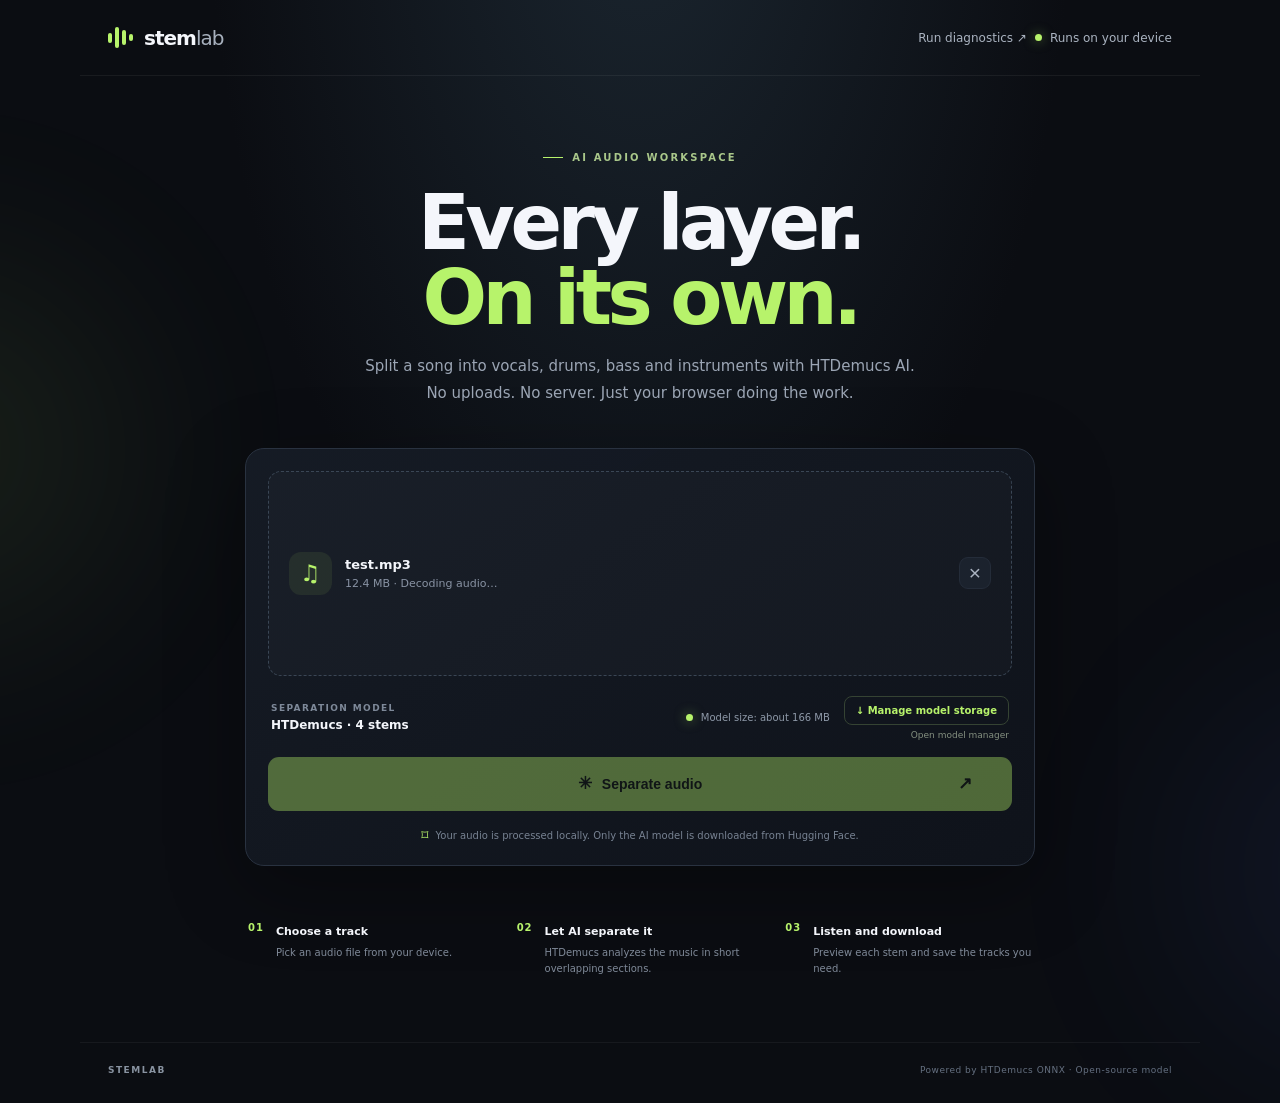
<file: index.html>
<!doctype html>
<html lang="en">
<head>
  <meta charset="UTF-8">
  <meta name="viewport" content="width=device-width, initial-scale=1">
  <meta name="theme-color" content="#0b0d12">
  <meta name="description" content="Separate vocals, drums, bass and instruments from music directly in your browser. Your audio stays on your device.">
  <title>StemLab · Audio Source Separation</title>
  <link rel="preconnect" href="https://huggingface.co">
  <link rel="preconnect" href="https://cdn.jsdelivr.net">
  <link rel="stylesheet" href="./styles.css">
</head>
<body>
  <div class="ambient ambient-one"></div>
  <div class="ambient ambient-two"></div>
  <header class="topbar">
    <a class="brand" href="./" aria-label="StemLab home">
      <span class="brand-mark"><span></span><span></span><span></span><span></span></span>
      <span>stem<span class="brand-light">lab</span></span>
    </a>
    <div class="privacy"><a href="./diagnostics.html" style="color:inherit;text-decoration:none">Run diagnostics ↗</a><span class="privacy-dot"></span> Runs on your device</div>
  </header>

  <main class="shell">
    <section class="hero">
      <div class="eyebrow"><span class="eyebrow-line"></span> AI AUDIO WORKSPACE</div>
      <h1>Every layer.<br><span>On its own.</span></h1>
      <p class="hero-copy">Split a song into vocals, drums, bass and instruments with HTDemucs AI. No uploads. No server. Just your browser doing the work.</p>
    </section>

    <section class="workspace" aria-label="Audio separation workspace">
      <div class="upload-card" id="drop-zone">
        <input id="audio-file" class="file-input" type="file" accept="audio/*,.mp3,.wav,.flac,.m4a,.ogg,.aac">
        <div class="upload-content" id="upload-content">
          <div class="upload-icon">
            <svg viewBox="0 0 24 24" aria-hidden="true"><path d="M12 16V4m0 0L7.5 8.5M12 4l4.5 4.5M4 15.5v3A1.5 1.5 0 0 0 5.5 20h13a1.5 1.5 0 0 0 1.5-1.5v-3"/></svg>
          </div>
          <h2>Drop your audio here</h2>
          <p>or <label class="text-button" for="audio-file">browse files</label></p>
          <div class="file-types">MP3 · WAV · FLAC · M4A · OGG</div>
        </div>
        <div class="selected-file hidden" id="selected-file">
          <div class="file-icon">♫</div>
          <div class="file-info">
            <strong id="file-name">audio.mp3</strong>
            <span id="file-meta">Ready to separate</span>
          </div>
          <button class="icon-button" id="remove-file" type="button" aria-label="Remove audio">×</button>
        </div>
      </div>

      <div class="model-row">
        <div class="model-info">
          <span class="model-label">SEPARATION MODEL</span>
          <strong>HTDemucs · 4 stems</strong>
        </div>
        <div class="model-actions">
          <div class="model-size"><span class="tiny-dot"></span> Model size: about 166 MB</div>
          <div class="model-download-area">
            <a class="model-download" href="./model.html">↓ Manage model storage</a>
            <span class="model-storage-status">Open model manager</span>
          </div>
        </div>
      </div>

      <button class="separate-button" id="separate-button" type="button" disabled>
        <span class="button-spark">✳</span>
        <span id="button-label">Separate audio</span>
        <span class="button-arrow">↗</span>
      </button>

      <div class="progress-panel hidden" id="progress-panel">
        <div class="progress-heading">
          <div><span class="working-pulse"></span><strong id="progress-title">Preparing AI model</strong></div>
          <span id="progress-percent">0%</span>
        </div>
        <div class="progress-track"><div class="progress-fill" id="progress-fill"></div></div>
        <p id="progress-detail">The model is loaded once and reused while this page stays open.</p>
      </div>

      <div class="error-box hidden" id="error-box" role="alert"></div>
      <p class="privacy-note"><span>⌑</span> Your audio is processed locally. Only the AI model is downloaded from Hugging Face.</p>
    </section>

    <section class="results hidden" id="results">
      <div class="results-heading">
        <div>
          <div class="eyebrow"><span class="eyebrow-line"></span> YOUR SEPARATED TRACKS</div>
          <h2>The stems are ready.</h2>
        </div>
        <button class="reset-button" id="new-audio" type="button">＋ New audio</button>
      </div>
      <div class="stem-grid" id="stem-grid"></div>
      <p class="results-footnote">Each track is a WAV file. Separation quality depends on the mix; a little bleed between instruments can happen.</p>
    </section>

    <section class="how-it-works">
      <div class="how-item"><span class="how-number">01</span><div><strong>Choose a track</strong><p>Pick an audio file from your device.</p></div></div>
      <div class="how-item"><span class="how-number">02</span><div><strong>Let AI separate it</strong><p>HTDemucs analyzes the music in short overlapping sections.</p></div></div>
      <div class="how-item"><span class="how-number">03</span><div><strong>Listen and download</strong><p>Preview each stem and save the tracks you need.</p></div></div>
    </section>
  </main>

  <footer><span>STEMLAB</span><span>Powered by HTDemucs ONNX · Open-source model</span></footer>
  <script src="./app.js?v=5a874ce" defer></script>
</body>
</html>
</file>
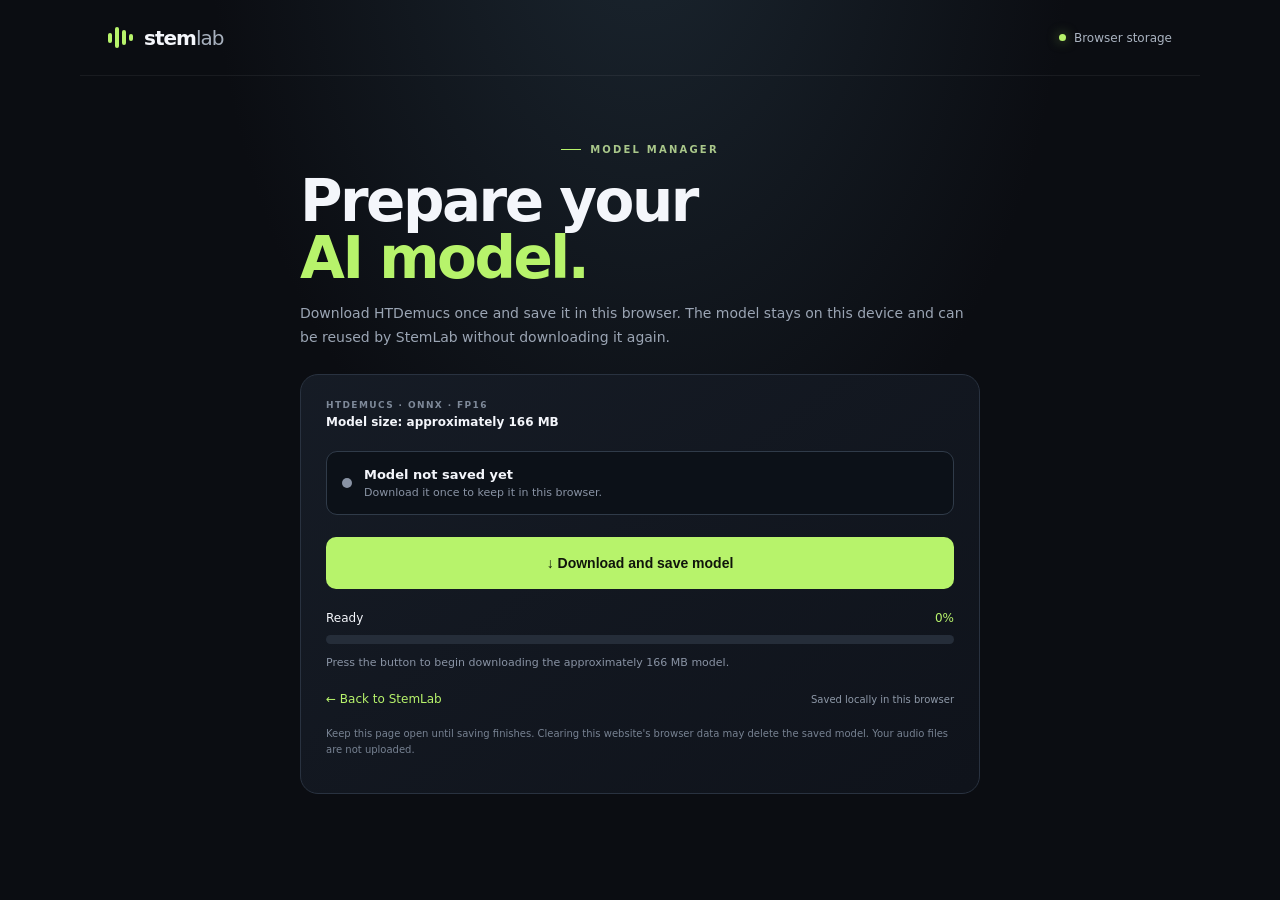
<file: model.html>
<!doctype html>
<html lang="en">
<head>
  <meta charset="UTF-8">
  <meta name="viewport" content="width=device-width, initial-scale=1">
  <meta name="theme-color" content="#0b0d12">
  <title>Model Storage · StemLab</title>
  <link rel="stylesheet" href="./styles.css">
  <style>
    .model-page{max-width:720px;margin:0 auto;padding:68px 20px 90px;position:relative;z-index:1}
    .model-panel{background:linear-gradient(145deg,rgba(22,28,38,.96),rgba(15,19,27,.98));border:1px solid #293240;border-radius:18px;padding:25px;margin-top:25px}
    .model-page h1{font-size:clamp(38px,7vw,58px);letter-spacing:-2.5px;margin:18px 0 12px}
    .model-page .intro{color:#9ba5b4;line-height:1.7;font-size:14px}
    .storage-state{display:flex;align-items:center;gap:12px;padding:15px;border:1px solid #303b49;border-radius:11px;background:#0c1118;margin:22px 0}
    .state-dot{width:10px;height:10px;border-radius:50%;background:#8993a4;flex:none}
    .state-dot.good{background:#b7f36b;box-shadow:0 0 12px #b7f36b80}
    .state-copy{display:flex;flex-direction:column;gap:4px}.state-copy strong{font-size:13px}.state-copy span{font-size:11px;color:#8993a4}
    .model-action{width:100%;height:52px;border:0;border-radius:10px;background:#b7f36b;color:#10150b;font-size:14px;font-weight:800;cursor:pointer}
    .model-action:disabled{opacity:.5;cursor:wait}
    .model-progress{margin-top:22px}.progress-meta{display:flex;justify-content:space-between;gap:10px;font-size:12px;margin-bottom:10px}.progress-meta span:last-child{color:#b7f36b;font-variant-numeric:tabular-nums}
    .bar{height:9px;background:#252d39;border-radius:20px;overflow:hidden}.bar-fill{height:100%;width:0;background:#b7f36b;border-radius:20px;transition:width .15s}
    .model-detail{color:#8993a4;font-size:11px;line-height:1.6;margin:10px 0 0;overflow-wrap:anywhere}
    .model-error{padding:13px;border:1px solid #713c42;background:#351d23;color:#ffc1c5;border-radius:9px;font-size:12px;line-height:1.6;margin-top:17px;overflow-wrap:anywhere}
    .model-actions-bottom{display:flex;justify-content:space-between;gap:12px;align-items:center;margin-top:20px}
    .back-link{color:#b7f36b;text-decoration:none;font-size:12px}
    .small-note{font-size:10px;color:#778292;line-height:1.6;margin-top:20px}
    @media(max-width:600px){.model-page{padding:48px 14px}.model-panel{padding:17px}}
  </style>
</head>
<body>
  <header class="topbar">
    <a class="brand" href="./"><span class="brand-mark"><span></span><span></span><span></span><span></span></span><span>stem<span class="brand-light">lab</span></span></a>
    <div class="privacy"><span class="privacy-dot"></span> Browser storage</div>
  </header>
  <main class="model-page">
    <div class="eyebrow"><span class="eyebrow-line"></span> MODEL MANAGER</div>
    <h1>Prepare your<br><span style="color:#b7f36b">AI model.</span></h1>
    <p class="intro">Download HTDemucs once and save it in this browser. The model stays on this device and can be reused by StemLab without downloading it again.</p>
    <section class="model-panel">
      <div class="model-info">
        <span class="model-label">HTDEMUCS · ONNX · FP16</span>
        <strong>Model size: approximately 166 MB</strong>
      </div>
      <div class="storage-state">
        <span class="state-dot" id="state-dot"></span>
        <div class="state-copy"><strong id="state-title">Checking browser storage…</strong><span id="state-subtitle">Looking for a previously saved model.</span></div>
      </div>
      <button class="model-action" id="download-button" type="button" disabled>Checking storage…</button>
      <div class="model-progress">
        <div class="progress-meta"><span id="progress-title">Waiting</span><span id="progress-percent">0%</span></div>
        <div class="bar"><div class="bar-fill" id="progress-fill"></div></div>
        <p class="model-detail" id="progress-detail">The download has not started.</p>
      </div>
      <div class="model-error" id="error-box" hidden></div>
      <div class="model-actions-bottom"><a class="back-link" href="./">← Back to StemLab</a><span class="model-size">Saved locally in this browser</span></div>
      <p class="small-note">Keep this page open until saving finishes. Clearing this website's browser data may delete the saved model. Your audio files are not uploaded.</p>
    </section>
  </main>
  <script src="./model.js" defer></script>
</body>
</html>
</file>
<file: styles.css>
:root{color-scheme:dark;--bg:#0b0d12;--panel:#11151d;--panel2:#151b25;--line:#242c39;--muted:#8993a4;--text:#f4f6fb;--accent:#b7f36b;--accent2:#d5ff9b}
*{box-sizing:border-box}
html{min-height:100%;background:var(--bg)}
body{margin:0;min-height:100vh;background:radial-gradient(ellipse at 50% -15%,#1b2630 0,transparent 48%),var(--bg);color:var(--text);font-family:Inter,ui-sans-serif,system-ui,-apple-system,BlinkMacSystemFont,"Segoe UI",sans-serif;overflow-x:hidden}
.ambient{position:fixed;width:380px;height:380px;border-radius:50%;filter:blur(110px);opacity:.08;pointer-events:none;z-index:0}.ambient-one{background:#b7f36b;top:260px;left:-250px}.ambient-two{background:#527dff;right:-280px;top:680px}
.topbar{height:76px;max-width:1120px;margin:auto;padding:0 28px;display:flex;align-items:center;justify-content:space-between;border-bottom:1px solid rgba(255,255,255,.06);position:relative;z-index:1}
.brand{display:flex;align-items:center;gap:11px;color:var(--text);text-decoration:none;font-size:20px;font-weight:800;letter-spacing:-1px}.brand-light{color:#a7b0bd;font-weight:500}
.brand-mark{width:25px;height:25px;display:flex;align-items:center;gap:3px}.brand-mark span{width:4px;border-radius:5px;background:var(--accent);display:block}.brand-mark span:nth-child(1){height:10px}.brand-mark span:nth-child(2){height:21px}.brand-mark span:nth-child(3){height:15px}.brand-mark span:nth-child(4){height:7px}
.privacy{font-size:12px;color:#aab3c0;display:flex;align-items:center;gap:8px}.privacy-dot,.tiny-dot{width:7px;height:7px;border-radius:50%;background:var(--accent);box-shadow:0 0 12px #b7f36b80}
.shell{width:min(100% - 40px,790px);margin:0 auto;position:relative;z-index:1}
.hero{text-align:center;padding:76px 0 42px}.eyebrow{display:flex;align-items:center;justify-content:center;gap:9px;color:#a9c78a;font-size:10px;font-weight:800;letter-spacing:2.2px}.eyebrow-line{width:20px;height:1px;background:var(--accent)}
h1{font-size:clamp(48px,8vw,76px);line-height:.99;letter-spacing:-4.5px;margin:22px 0 18px;font-weight:760}h1 span{color:var(--accent)}
.hero-copy{max-width:550px;margin:0 auto;color:#9ba5b4;font-size:15px;line-height:1.75}
.workspace{background:linear-gradient(145deg,rgba(22,28,38,.96),rgba(15,19,27,.98));border:1px solid #293240;border-radius:19px;padding:22px;box-shadow:0 22px 80px #0005}
.upload-card{min-height:205px;border:1px dashed #3a4655;border-radius:13px;background:rgba(255,255,255,.018);display:flex;align-items:center;justify-content:center;text-align:center;transition:.2s;cursor:pointer}.upload-card.dragover{border-color:var(--accent);background:#b7f36b0b}
.upload-content{padding:25px 12px}.upload-icon{width:43px;height:43px;border:1px solid #3c4a38;background:#b7f36b0c;border-radius:13px;margin:0 auto 13px;display:grid;place-items:center;color:var(--accent)}.upload-icon svg{width:21px;height:21px;fill:none;stroke:currentColor;stroke-width:1.6;stroke-linecap:round;stroke-linejoin:round}
.upload-content h2{font-size:16px;margin:0 0 5px;letter-spacing:-.3px}.upload-content p{font-size:13px;color:var(--muted);margin:0}.text-button{border:0;background:none;color:var(--accent);font:inherit;padding:0;cursor:pointer}.file-types{font-size:9px;letter-spacing:1.4px;color:#657081;margin-top:17px;font-weight:700}
.selected-file{display:flex;align-items:center;gap:13px;width:100%;padding:20px;text-align:left}.file-icon{width:43px;height:43px;border-radius:12px;background:#b7f36b14;color:var(--accent);display:grid;place-items:center;font-size:23px}.file-info{display:flex;flex-direction:column;gap:5px;min-width:0;flex:1}.file-info strong{font-size:13px;overflow:hidden;text-overflow:ellipsis;white-space:nowrap}.file-info span{font-size:11px;color:var(--muted)}.icon-button{border:1px solid var(--line);background:#1b222d;color:#aab3c0;width:32px;height:32px;border-radius:9px;font-size:21px;cursor:pointer}
.model-row{display:flex;align-items:center;justify-content:space-between;padding:20px 3px 17px;gap:10px}.model-info{display:flex;flex-direction:column;gap:5px}.model-label{font-size:9px;letter-spacing:1.4px;color:#7e8999;font-weight:800}.model-info strong{font-size:12px;font-weight:650}.model-size{display:flex;align-items:center;gap:8px;color:#8e99a8;font-size:10px}.model-actions{display:flex;align-items:center;gap:14px}.model-download{display:inline-flex;align-items:center;justify-content:center;padding:8px 11px;border:1px solid #354333;border-radius:8px;color:var(--accent);text-decoration:none;font-size:10px;font-weight:750;white-space:nowrap}.model-download:hover{background:#b7f36b10}.model-download-area{display:flex;flex-direction:column;align-items:flex-end;gap:5px}.model-storage-status{font-size:9px;color:#849080}
.separate-button{width:100%;height:54px;border:0;border-radius:11px;background:var(--accent);color:#10150b;font-size:14px;font-weight:800;display:flex;align-items:center;justify-content:center;gap:10px;cursor:pointer;transition:.18s}.separate-button:hover:not(:disabled){background:var(--accent2);transform:translateY(-1px);box-shadow:0 7px 25px #b7f36b22}.separate-button:disabled{opacity:.38;cursor:not-allowed}.button-spark{font-size:17px}.button-arrow{position:absolute;right:calc((100% - min(100% - 40px,790px))/2 + 43px);font-size:17px}
.progress-panel{margin-top:17px;padding:16px;background:#0c1118;border:1px solid #283240;border-radius:11px}.progress-heading{display:flex;justify-content:space-between;align-items:center;font-size:12px}.progress-heading>div{display:flex;align-items:center;gap:9px}.progress-heading>span{color:var(--accent);font-variant-numeric:tabular-nums}.working-pulse{width:7px;height:7px;border-radius:50%;background:var(--accent);box-shadow:0 0 0 4px #b7f36b18;animation:pulse 1.2s infinite}.progress-track{height:5px;background:#252d39;border-radius:9px;margin:13px 0 9px;overflow:hidden}.progress-fill{height:100%;width:0;background:var(--accent);border-radius:9px;transition:width .2s}.progress-panel p{font-size:10px;color:#8792a2;margin:0;line-height:1.5}
.error-box{margin-top:14px;border:1px solid #713c42;background:#351d23;color:#ffc1c5;border-radius:10px;padding:12px;font-size:12px;line-height:1.55}
.privacy-note{text-align:center;color:#778292;font-size:10px;margin:16px 0 0}.privacy-note span{color:var(--accent);font-size:14px;vertical-align:-1px;margin-right:4px}
.results{padding:64px 0 10px}.results-heading{display:flex;align-items:end;justify-content:space-between;gap:15px;margin-bottom:20px}.results-heading .eyebrow{justify-content:flex-start;font-size:9px}.results-heading h2{font-size:30px;letter-spacing:-1.3px;margin:12px 0 0}.reset-button{background:#171e28;border:1px solid #303b49;color:#d7dfeb;padding:10px 13px;border-radius:9px;font-size:11px;cursor:pointer;white-space:nowrap}
.stem-grid{display:grid;grid-template-columns:repeat(2,minmax(0,1fr));gap:12px}.stem-card{background:var(--panel);border:1px solid #27313e;border-radius:13px;padding:16px;min-width:0}.stem-top{display:flex;align-items:center;gap:10px;margin-bottom:14px}.stem-icon{width:35px;height:35px;border-radius:10px;display:grid;place-items:center;font-size:16px;background:#b7f36b12;color:var(--accent)}.stem-name{font-size:13px;font-weight:750}.stem-desc{font-size:10px;color:#8792a2;margin-top:3px}.stem-card audio{width:100%;height:34px;margin:2px 0 12px;filter:invert(.88) hue-rotate(180deg);opacity:.88}.download-link{width:100%;height:35px;display:flex;align-items:center;justify-content:center;border:1px solid #354333;border-radius:8px;color:var(--accent);text-decoration:none;font-size:11px;font-weight:700;gap:7px}.download-link:hover{background:#b7f36b10}
.results-footnote{font-size:10px;color:#7f8998;line-height:1.6;margin:14px 2px}
.how-it-works{display:grid;grid-template-columns:repeat(3,1fr);gap:22px;padding:54px 3px 65px}.how-item{display:flex;gap:12px}.how-number{font-size:10px;color:var(--accent);font-weight:800;letter-spacing:1px;padding-top:2px}.how-item strong{font-size:11px}.how-item p{font-size:10px;color:#7f8998;line-height:1.6;margin:6px 0 0}
footer{max-width:1120px;margin:auto;padding:22px 28px 28px;border-top:1px solid #ffffff0d;display:flex;justify-content:space-between;gap:15px;color:#657080;font-size:9px;letter-spacing:.5px}footer span:first-child{font-weight:800;letter-spacing:1.5px;color:#8993a1}
.hidden{display:none!important}
@keyframes pulse{50%{box-shadow:0 0 0 7px #b7f36b08;opacity:.7}}
@media(max-width:600px){.topbar{height:64px;padding:0 20px}.shell{width:calc(100% - 28px)}.hero{padding:58px 0 32px}h1{letter-spacing:-3px}.hero-copy{font-size:13px;padding:0 8px}.workspace{padding:14px;border-radius:15px}.upload-card{min-height:185px}.model-row{align-items:flex-start;flex-direction:column;gap:10px;padding:17px 2px}.model-actions{width:100%;justify-content:space-between;flex-wrap:wrap}.model-download-area{align-items:flex-start}.button-arrow{right:30px}.stem-grid{grid-template-columns:1fr}.results{padding-top:48px}.results-heading h2{font-size:25px}.how-it-works{grid-template-columns:1fr;gap:17px;padding:40px 4px 48px}footer{padding:19px 18px;flex-direction:column;gap:8px}.privacy{font-size:10px}}

.file-input{position:absolute;width:1px;height:1px;padding:0;margin:-1px;overflow:hidden;clip:rect(0,0,0,0);white-space:nowrap;border:0}
.text-button{display:inline;cursor:pointer}
.text-button:focus-visible{outline:2px solid var(--accent);outline-offset:4px;border-radius:3px}
</file>
